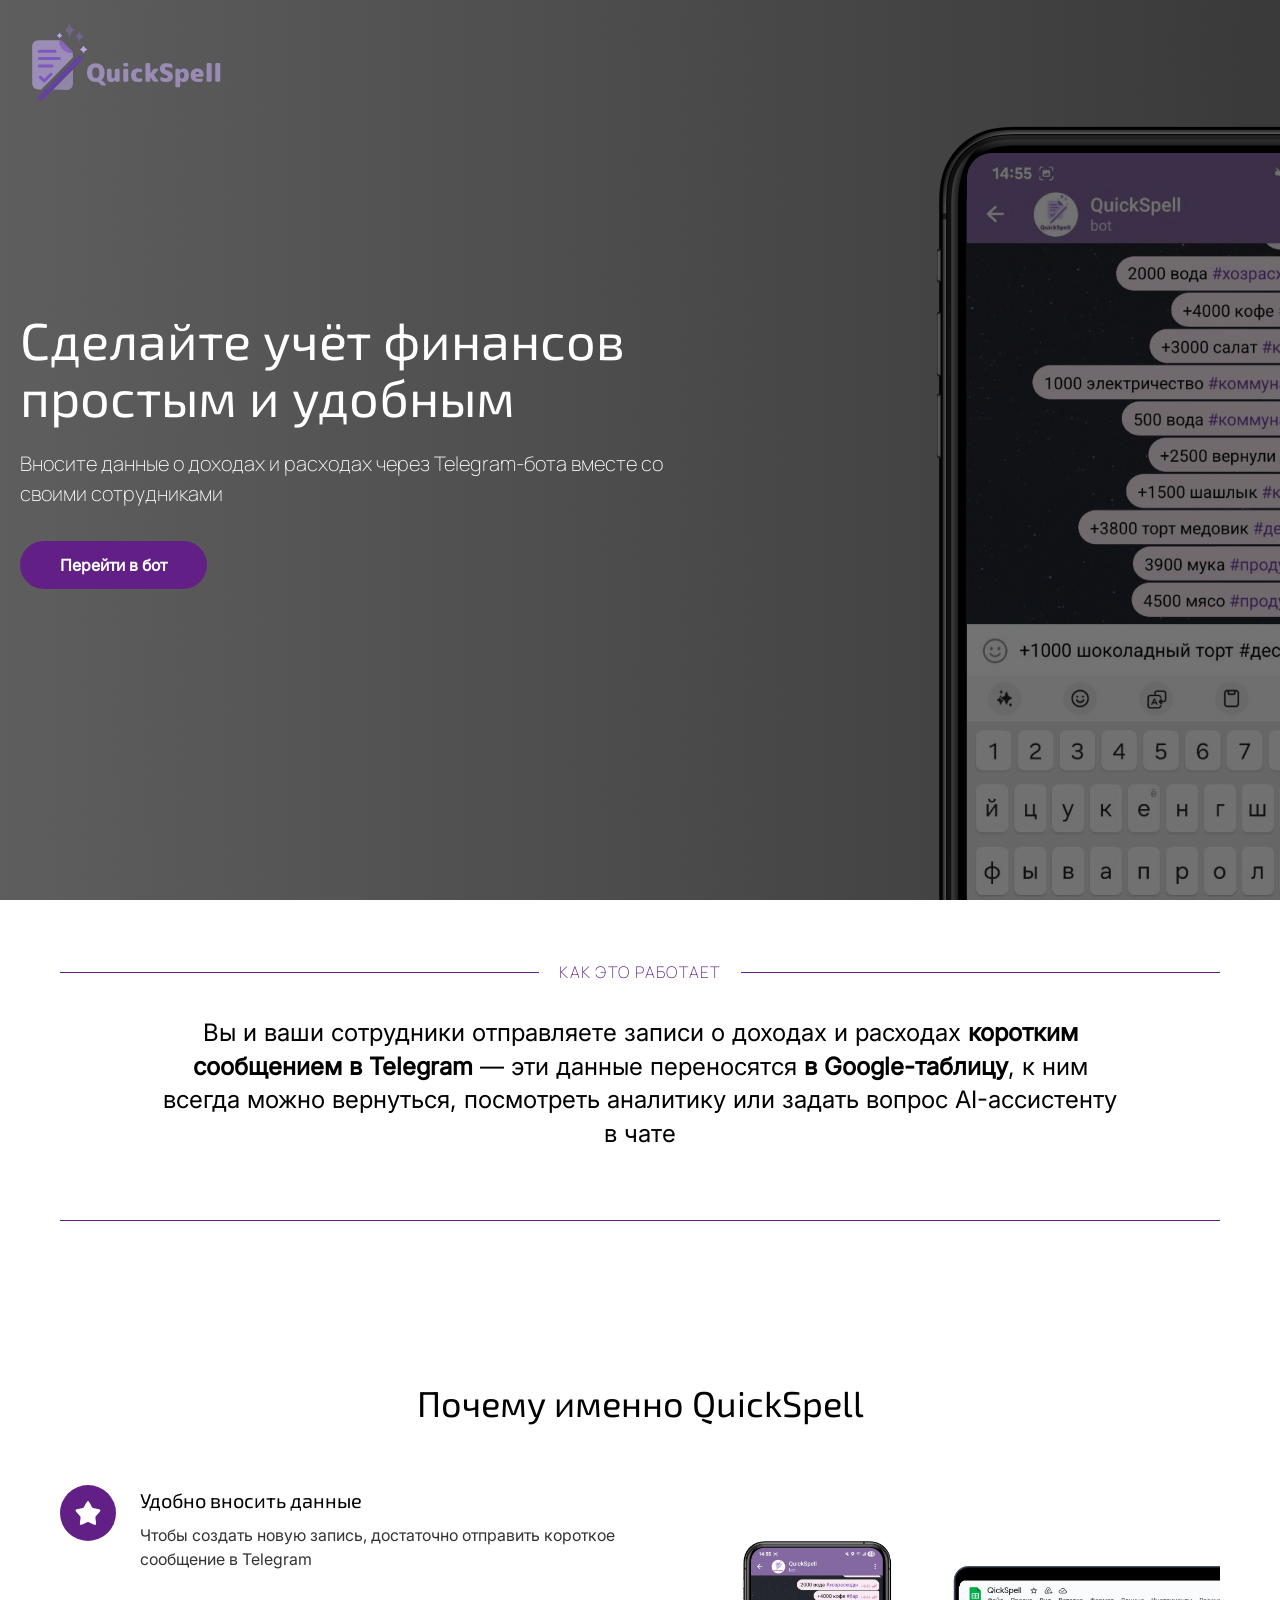
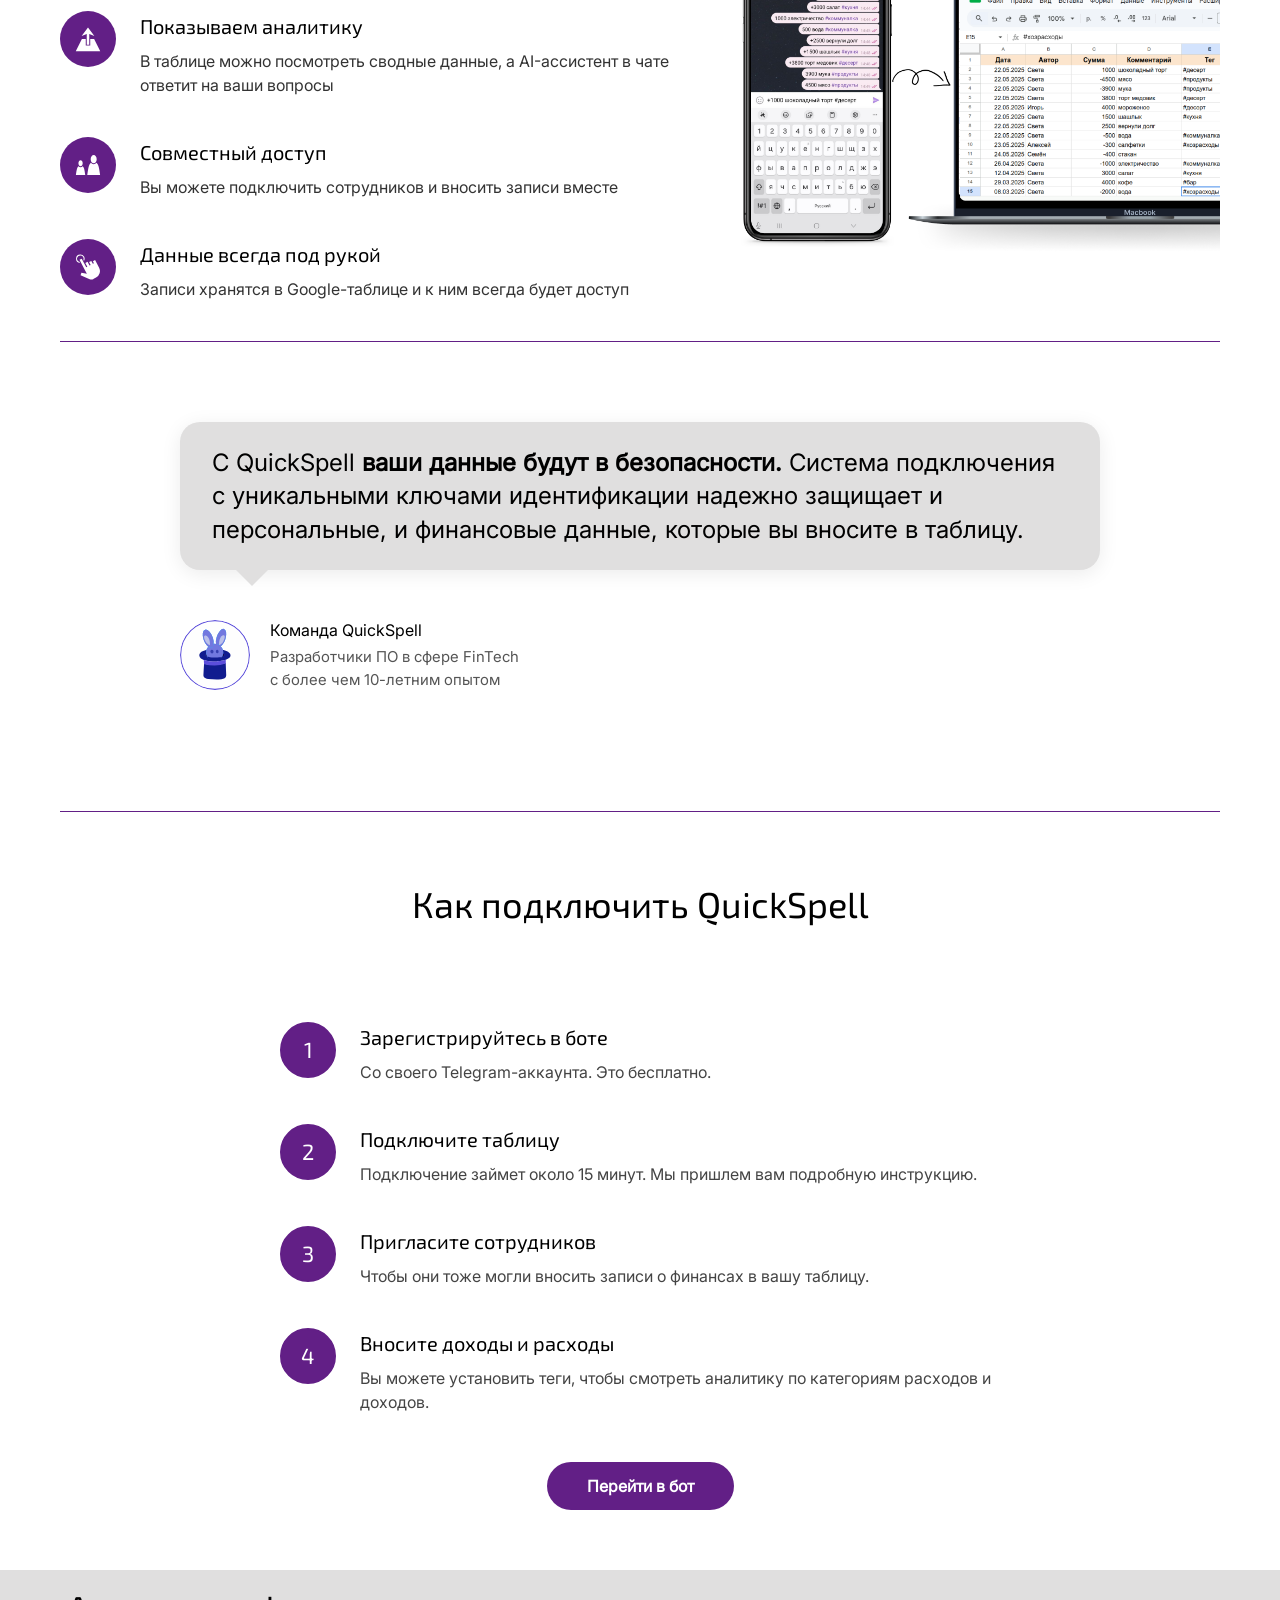
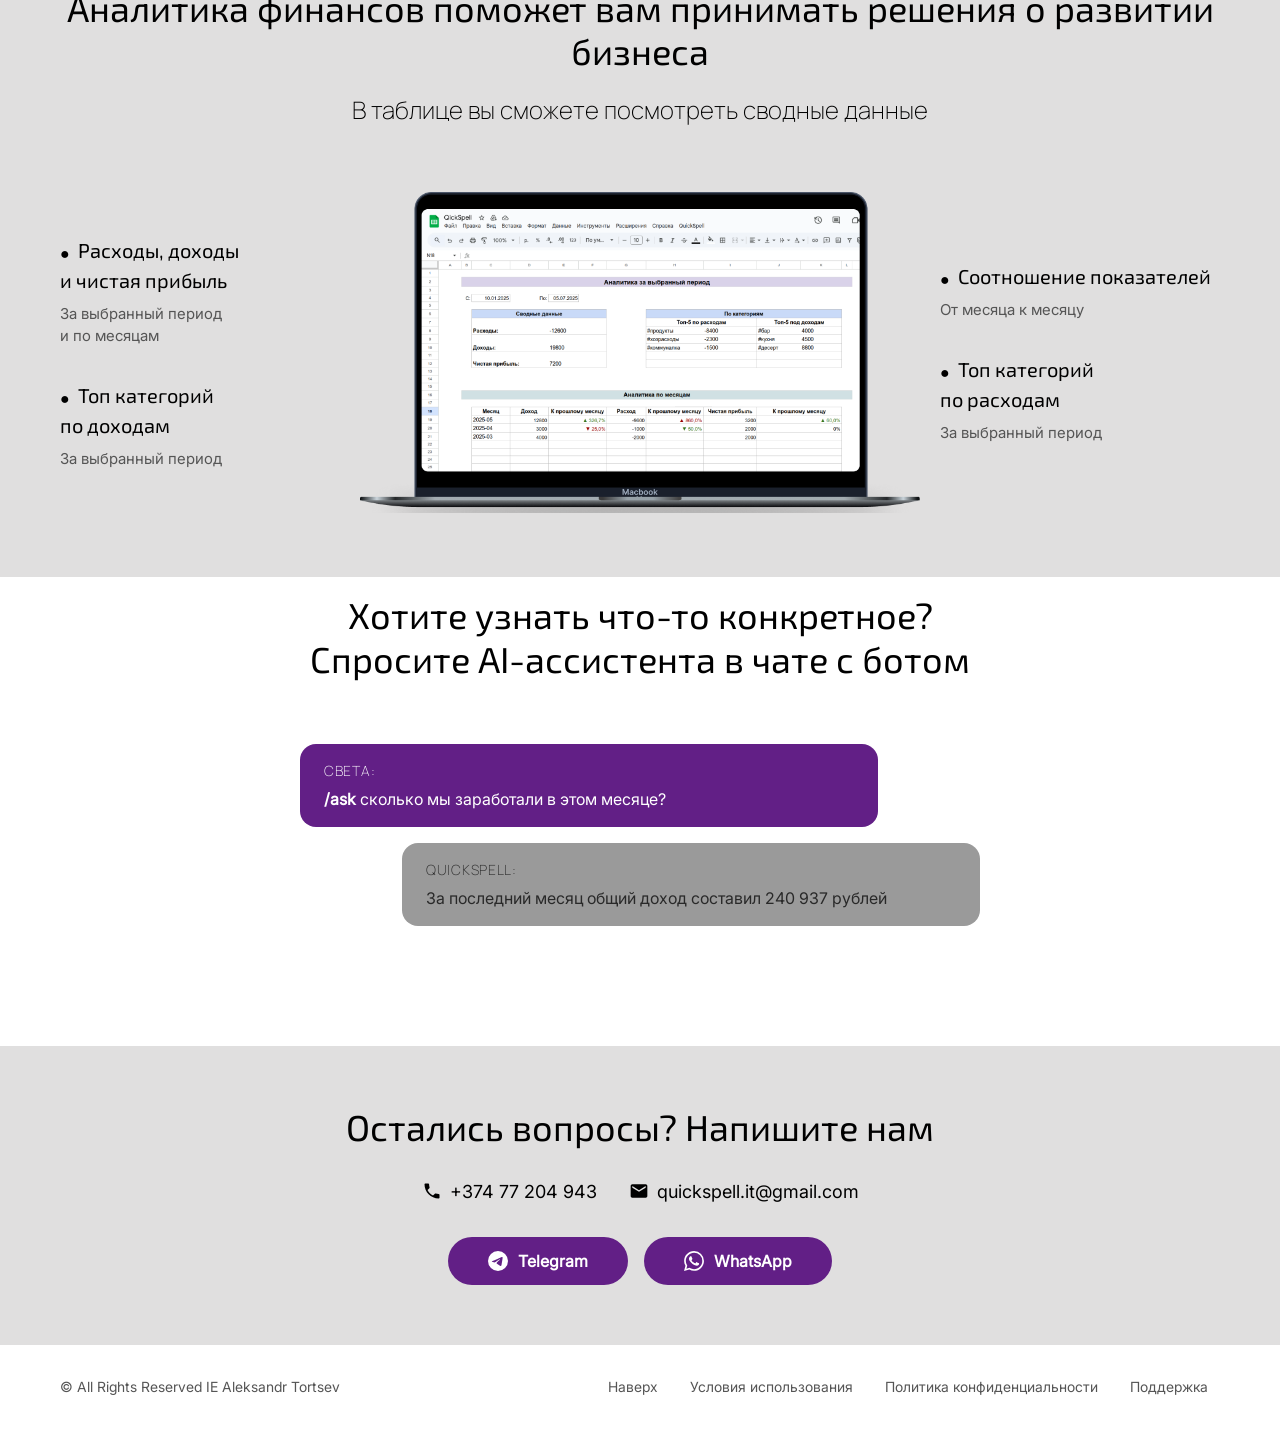
<file: index.html>
<!DOCTYPE html>
<html lang="ru">
<head>
  <meta charset="utf-8" />
  <meta name="viewport" content="width=device-width, initial-scale=1.0" />
  <title>QuickSpell — Telegram-бот для учёта финансов с Google-таблицами</title>
  <meta name="description" content="Учёт доходов и расходов через Telegram-бота: записи попадают в Google-таблицу, аналитика и AI-ассистент в чате." />
  <link rel="icon" type="image/svg+xml" href="assets/logo/logo_long_4.svg" />
  <link rel="canonical" href="https://quickspell.it.com/" />
  <meta property="og:type" content="website" />
  <meta property="og:url" content="https://quickspell.it.com/" />
  <meta property="og:title" content="QuickSpell — Telegram-бот для учёта финансов" />
  <meta property="og:description" content="Вносите доходы и расходы через Telegram-бота — данные попадают в Google-таблицу, аналитика и AI-ассистент в чате." />
  <meta property="og:image" content="assets/logo/logo_long_4.png" />
  <link rel="stylesheet" href="css/styles.css" />
</head>
<body id="top">
  <main>
    <section class="hero">
      <div class="hero__overlay"></div>
      <a href="./" class="hero__logo">
        <img src="assets/logo/logo_long_4.svg" alt="QuickSpell — на главную" />
      </a>
      <div class="container hero__content">
        <h1 class="hero__title">Сделайте учёт финансов простым и удобным</h1>
        <p class="hero__subtitle">Вносите данные о доходах и расходах через Telegram-бота вместе со своими сотрудниками</p>
        <a class="btn" href="https://t.me/quickspellbot">Перейти в бот</a>
      </div>
    </section>

    <section class="how-it-works">
      <div class="container">
        <div class="how-it-works__line">
          <span class="how-it-works__divider"></span>
          <h2 class="how-it-works__uptitle">Как это работает</h2>
          <span class="how-it-works__divider"></span>
        </div>
        <p class="how-it-works__text">Вы и ваши сотрудники отправляете записи о доходах и расходах <strong>коротким сообщением в Telegram</strong> — эти данные переносятся <strong>в Google-таблицу</strong>, к ним всегда можно вернуться, посмотреть аналитику или задать вопрос AI-ассистенту в чате</p>
      </div>
    </section>

    <div class="container">
        <div class="divider divider--accent"></div>
      </div>

    <section class="features">
      <div class="container">
        <h2 class="section-title features__title">Почему именно QuickSpell</h2>
        <div class="features__grid">
          <ul class="features__list">
            <li class="features__item">
              <span class="features__icon" aria-hidden="true">
                <img src="assets/icons/round-star.svg" alt="" />
              </span>
              <div class="features__body">
                <h3 class="features__item-title">Удобно вносить данные</h3>
                <p class="features__item-descr">Чтобы создать новую запись, достаточно отправить короткое сообщение в Telegram</p>
              </div>
            </li>
            <li class="features__item">
              <span class="features__icon" aria-hidden="true">
                <img src="assets/icons/up-card.svg" alt="" />
              </span>
              <div class="features__body">
                <h3 class="features__item-title">Показываем аналитику</h3>
                <p class="features__item-descr">В таблице можно посмотреть сводные данные, а AI-ассистент в чате ответит на ваши вопросы</p>
              </div>
            </li>
            <li class="features__item">
              <span class="features__icon" aria-hidden="true">
                <img src="assets/icons/ages.svg" alt="" />
              </span>
              <div class="features__body">
                <h3 class="features__item-title">Совместный доступ</h3>
                <p class="features__item-descr">Вы можете подключить сотрудников и вносить записи вместе</p>
              </div>
            </li>
            <li class="features__item">
              <span class="features__icon" aria-hidden="true">
                <img src="assets/icons/click.svg" alt="" />
              </span>
              <div class="features__body">
                <h3 class="features__item-title">Данные всегда под рукой</h3>
                <p class="features__item-descr">Записи хранятся в Google-таблице и к ним всегда будет доступ</p>
              </div>
            </li>
          </ul>
          <img class="features__image" src="assets/img/benefits_2.png" alt="Преимущества QuickSpell" />
        </div>
      </div>
    </section>

    <div class="container">
      <div class="divider divider--accent"></div>
    </div>

    <section class="trust">
      <div class="container trust__inner">
        <p class="trust__text">С QuickSpell <strong>ваши данные будут в безопасности.</strong> Система подключения с уникальными ключами идентификации надежно защищает и персональные, и финансовые данные, которые вы вносите в таблицу.</p>
        <div class="trust__author">
          <img class="trust__author-img" src="assets/logo/rabbit_4.svg" alt="" />
          <div>
            <div class="trust__author-name">Команда QuickSpell</div>
            <div class="trust__author-descr">Разработчики ПО в сфере FinTech<br />с более чем 10-летним опытом</div>
          </div>
        </div>
      </div>
    </section>

    <div class="container">
      <div class="divider divider--accent"></div>
    </div>

    <section class="steps">
      <div class="container">
        <h2 class="section-title steps__title">Как подключить QuickSpell</h2>
        <ol class="steps__list">
          <li class="steps__item">
            <span class="steps__circle">1</span>
            <div class="steps__block">
              <h3 class="steps__name">Зарегистрируйтесь в боте</h3>
              <p class="steps__descr">Со своего Telegram-аккаунта. Это бесплатно.</p>
            </div>
          </li>
          <li class="steps__item">
            <span class="steps__circle">2</span>
            <div class="steps__block">
              <h3 class="steps__name">Подключите таблицу</h3>
              <p class="steps__descr">Подключение займет около 15 минут. Мы пришлем вам подробную инструкцию.</p>
            </div>
          </li>
          <li class="steps__item">
            <span class="steps__circle">3</span>
            <div class="steps__block">
              <h3 class="steps__name">Пригласите сотрудников</h3>
              <p class="steps__descr">Чтобы они тоже могли вносить записи о финансах в вашу таблицу.</p>
            </div>
          </li>
          <li class="steps__item">
            <span class="steps__circle">4</span>
            <div class="steps__block">
              <h3 class="steps__name">Вносите доходы и расходы</h3>
              <p class="steps__descr">Вы можете установить теги, чтобы смотреть аналитику по категориям расходов и доходов.</p>
            </div>
          </li>
        </ol>
        <div class="steps__cta">
          <a class="btn" href="https://t.me/quickspellbot">Перейти в бот</a>
        </div>
      </div>
    </section>

    <section class="gray-zone">
      <section class="analytics">
        <div class="container">
          <h2 class="section-title analytics__title">Аналитика финансов поможет вам принимать решения о развитии бизнеса</h2>
          <p class="analytics__subtitle">В таблице вы сможете посмотреть сводные данные</p>
          <div class="analytics__grid">
            <ul class="analytics__col">
              <li class="analytics__item">
                <h3 class="analytics__item-title">Расходы, доходы<br />и чистая прибыль</h3>
                <p class="analytics__item-descr">За выбранный период<br />и по месяцам</p>
              </li>
              <li class="analytics__item">
                <h3 class="analytics__item-title">Топ категорий<br />по доходам</h3>
                <p class="analytics__item-descr">За выбранный период</p>
              </li>
            </ul>
            <img class="analytics__img" src="assets/img/analytics_QS_2.png" alt="Аналитика в Google-таблице" loading="lazy" />
            <ul class="analytics__col analytics__col--right">
              <li class="analytics__item">
                <h3 class="analytics__item-title">Соотношение показателей</h3>
                <p class="analytics__item-descr">От месяца к месяцу</p>
              </li>
              <li class="analytics__item">
                <h3 class="analytics__item-title">Топ категорий<br />по расходам</h3>
                <p class="analytics__item-descr">За выбранный период</p>
              </li>
            </ul>
          </div>
        </div>
      </section>

      <section class="chat-demo">
        <div class="container chat-demo__inner">
          <h2 class="section-title chat-demo__title">Хотите узнать что-то конкретное? Спросите AI-ассистента в чате с ботом</h2>
          <div class="chat-demo__bubble chat-demo__bubble--question">
            <span class="chat-demo__name">Света:</span>
            <p class="chat-demo__text"><strong>/ask</strong> сколько мы заработали в этом месяце?</p>
          </div>
          <div class="chat-demo__bubble chat-demo__bubble--answer">
            <span class="chat-demo__name">QuickSpell:</span>
            <p class="chat-demo__text">За последний месяц общий доход составил 240 937 рублей</p>
          </div>
        </div>
      </section>
    </section>

    <svg class="wave wave--white" viewBox="0 0 1000 10" preserveAspectRatio="none" aria-hidden="true">
      <path d="M992 8.2L983.8 0l-8.2 8.2-8.2-8.2-8.2 8.2L951 0l-8.2 8.2-8.2-8.2-8.2 8.2-8.2-8.2-8.2 8.2-8.2-8.2-8.2 8.2-8.2-8.2-8.2 8.2L869 0l-8.2 8.2-8.2-8.2-8.2 8.2-8.2-8.2-8.2 8.2-8.2-8.2-8.2 8.2-8.2-8.2-8.2 8.2L787 0l-8.2 8.2-8.2-8.2-8.2 8.2-8.2-8.2-8.2 8.2-8.2-8.2-8.2 8.2-8.2-8.2-8.2 8.2L705 0l-8.2 8.2-8.2-8.2-8.2 8.2-8.2-8.2-8.2 8.2-8.2-8.2-8.2 8.2-8.2-8.2-8.2 8.2L623 0l-8.2 8.2-8.2-8.2-8.2 8.2-8.2-8.2-8.2 8.2-8.2-8.2-8.2 8.2-8.2-8.2-8.2 8.2L541 0l-8.2 8.2-8.2-8.2-8.2 8.2-8.2-8.2-8.2 8.2-8.2-8.2-8.2 8.2-8.2-8.2-8.2 8.2L459 0l-8.2 8.2-8.2-8.2-8.2 8.2-8.2-8.2-8.2 8.2-8.2-8.2-8.2 8.2-8.2-8.2-8.2 8.2L377 0l-8.2 8.2-8.2-8.2-8.2 8.2-8.2-8.2-8.2 8.2-8.2-8.2-8.2 8.2-8.2-8.2-8.2 8.2L295 0l-8.2 8.2-8.2-8.2-8.2 8.2-8.2-8.2-8.2 8.2-8.2-8.2-8.2 8.2-8.2-8.2-8.2 8.2L213 0l-8.2 8.2-8.2-8.2-8.2 8.2-8.2-8.2-8.2 8.2-8.2-8.2-8.2 8.2-8.2-8.2-8.2 8.2L131 0l-8.2 8.2-8.2-8.2-8.2 8.2L98.2 0 90 8.2 81.8 0l-8.2 8.2L65.4 0l-8.2 8.2L49 0l-8.2 8.2L32.6 0l-8.2 8.2L16.2 0 8 8.2-.2 0v10h1000.4V0"/>
    </svg>

    <section class="contacts">
      <div class="container">
        <h2 class="section-title contacts__title">Остались вопросы? Напишите нам</h2>
        <div class="contacts__info">
          <a class="contacts__link" href="tel:+37477204943">
            <svg viewBox="0 0 24 24" aria-hidden="true"><path d="M6.62 10.79c1.44 2.83 3.76 5.14 6.59 6.59l2.2-2.2c.27-.27.67-.36 1.02-.24 1.12.37 2.33.57 3.57.57.55 0 1 .45 1 1V20c0 .55-.45 1-1 1-9.39 0-17-7.61-17-17 0-.55.45-1 1-1h3.5c.55 0 1 .45 1 1 0 1.25.2 2.45.57 3.57.11.35.03.74-.25 1.02l-2.2 2.2z"/></svg>
            +374 77 204 943
          </a>
          <a class="contacts__link" href="mailto:quickspell.it@gmail.com">
            <svg viewBox="0 0 24 24" aria-hidden="true"><path d="M20 4H4c-1.1 0-2 .9-2 2v12c0 1.1.9 2 2 2h16c1.1 0 2-.9 2-2V6c0-1.1-.9-2-2-2zm0 4l-8 5-8-5V6l8 5 8-5v2z"/></svg>
            quickspell.it@gmail.com
          </a>
        </div>
        <div class="contacts__buttons">
          <a class="btn btn--tg" href="https://t.me/lubov_denisenko">
            <svg viewBox="0 0 24 24" aria-hidden="true"><path d="M11.944 0A12 12 0 0 0 0 12a12 12 0 0 0 12 12 12 12 0 0 0 12-12A12 12 0 0 0 12 0a12 12 0 0 0-.056 0zm4.962 7.224c.1-.002.321.023.465.14a.506.506 0 0 1 .171.325c.016.093.036.306.02.472-.18 1.898-.962 6.502-1.36 8.627-.168.9-.499 1.201-.82 1.23-.696.065-1.225-.46-1.9-.902-1.056-.693-1.653-1.124-2.678-1.8-1.185-.78-.417-1.21.258-1.91.177-.184 3.247-2.977 3.307-3.23.007-.032.014-.15-.056-.212s-.174-.041-.249-.024c-.106.024-1.793 1.14-5.061 3.345-.48.33-.913.49-1.302.48-.428-.008-1.252-.241-1.865-.44-.752-.245-1.349-.374-1.297-.789.027-.216.325-.437.893-.663 3.498-1.524 5.83-2.529 6.998-3.014 3.332-1.386 4.025-1.627 4.476-1.635z"/></svg>
            Telegram
          </a>
          <a class="btn btn--wa" href="https://wa.me/37477204943">
            <svg viewBox="0 0 24 24" aria-hidden="true"><path d="M17.472 14.382c-.297-.149-1.758-.867-2.03-.967-.273-.099-.471-.148-.67.15-.197.297-.767.966-.94 1.164-.173.199-.347.223-.644.075-.297-.15-1.255-.463-2.39-1.475-.883-.788-1.48-1.761-1.653-2.059-.173-.297-.018-.458.13-.606.134-.133.298-.347.446-.52.149-.174.198-.298.298-.497.099-.198.05-.371-.025-.52-.075-.149-.669-1.612-.916-2.207-.242-.579-.487-.5-.669-.51-.173-.008-.371-.01-.57-.01-.198 0-.52.074-.792.372-.272.297-1.04 1.016-1.04 2.479 0 1.462 1.065 2.875 1.213 3.074.149.198 2.096 3.2 5.077 4.487.709.306 1.262.489 1.694.625.712.227 1.36.195 1.871.118.571-.085 1.758-.719 2.006-1.413.248-.694.248-1.289.173-1.413-.074-.124-.272-.198-.57-.347m-5.421 7.403h-.004a9.87 9.87 0 01-5.031-1.378l-.361-.214-3.741.982.998-3.648-.235-.374a9.86 9.86 0 01-1.51-5.26c.001-5.45 4.436-9.884 9.888-9.884 2.64 0 5.122 1.03 6.988 2.898a9.825 9.825 0 012.893 6.994c-.003 5.45-4.437 9.884-9.885 9.884m8.413-18.297A11.815 11.815 0 0012.05 0C5.495 0 .16 5.335.157 11.892c0 2.096.547 4.142 1.588 5.945L.057 24l6.305-1.654a11.882 11.882 0 005.683 1.448h.005c6.554 0 11.89-5.335 11.893-11.893a11.821 11.821 0 00-3.48-8.413z"/></svg>
            WhatsApp
          </a>
        </div>
      </div>
    </section>
  </main>

  <footer class="site-footer">
    <div class="container site-footer__inner">
      <p class="site-footer__copyright">© All Rights Reserved IE Aleksandr Tortsev</p>
      <div class="site-footer__links">
        <a class="site-footer__top" href="#top">Наверх</a>
        <a class="site-footer__top" href="terms_of_use.html">Условия использования</a>
        <a class="site-footer__top" href="privacy_policy.html">Политика конфиденциальности</a>
        <a class="site-footer__top" href="support.html">Поддержка</a>
      </div>
    </div>
  </footer>

  <script src="js/main.js"></script>
</body>
</html>
</file>
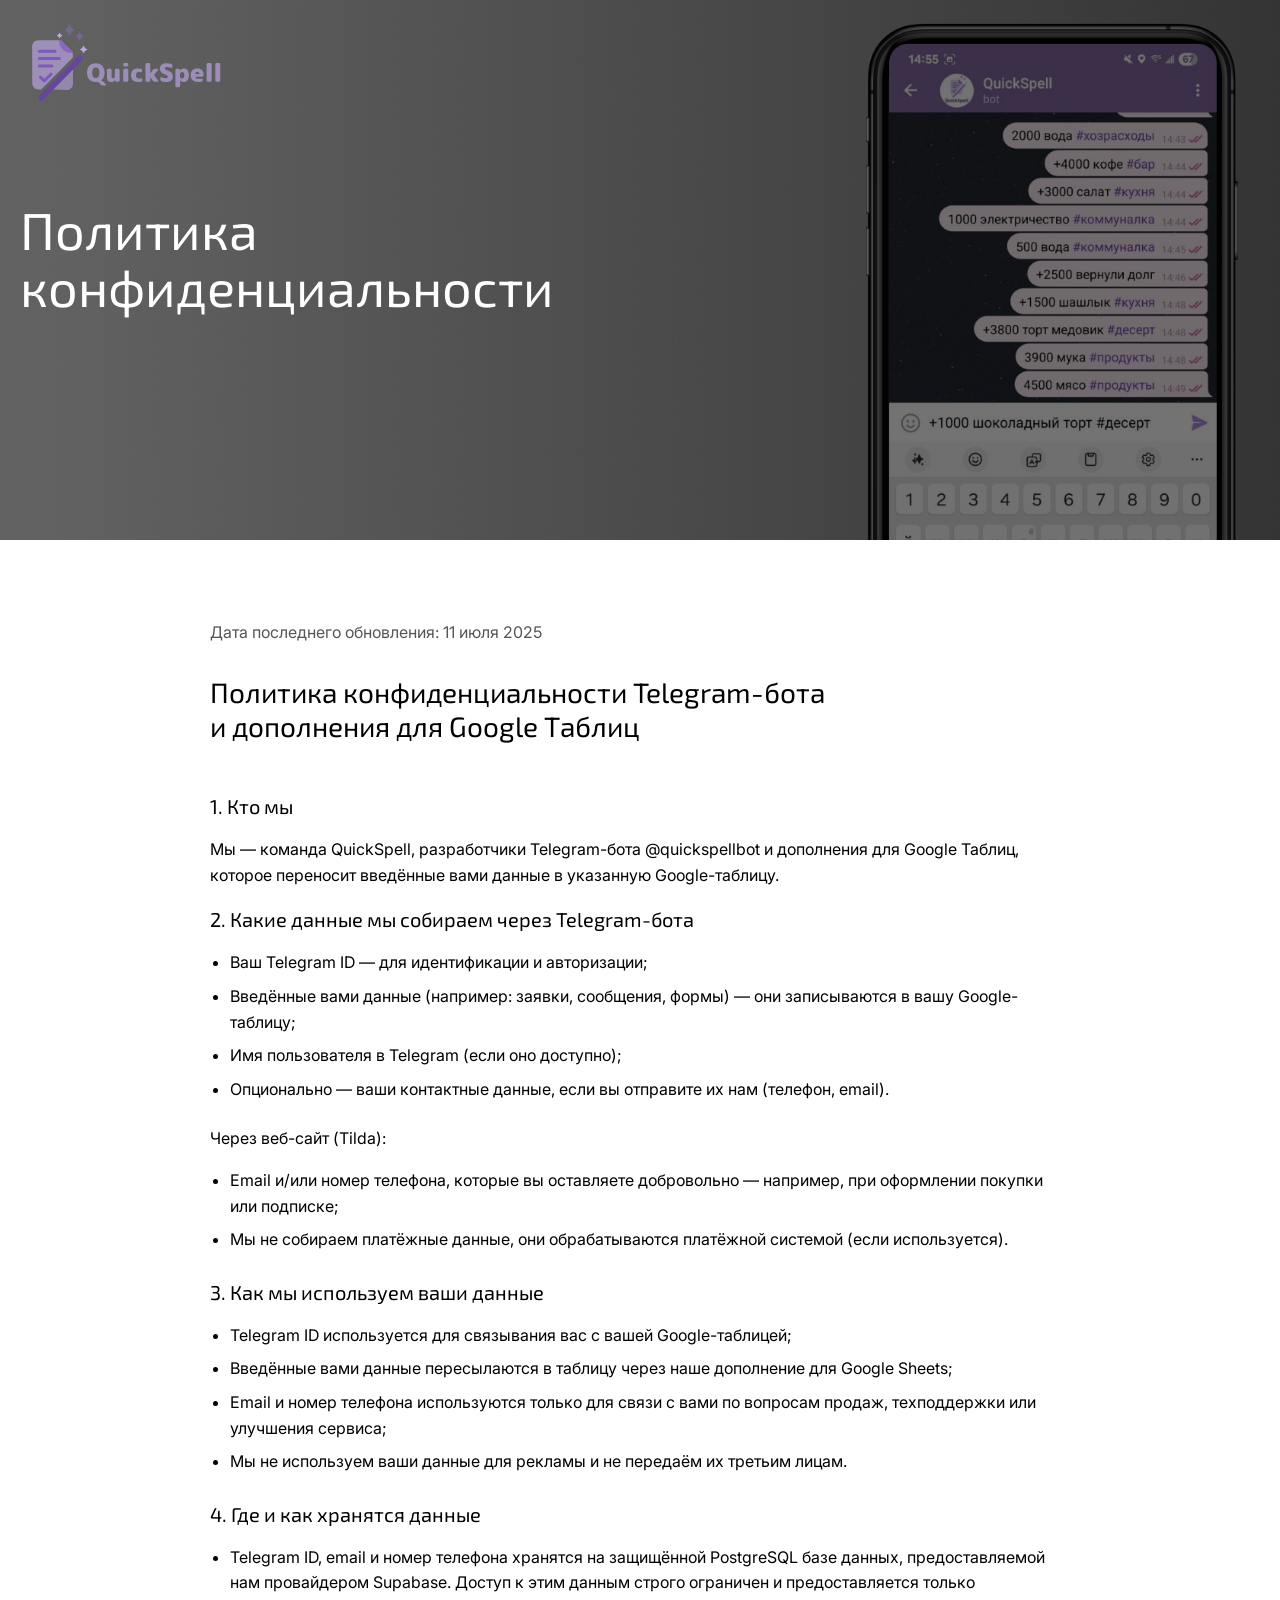
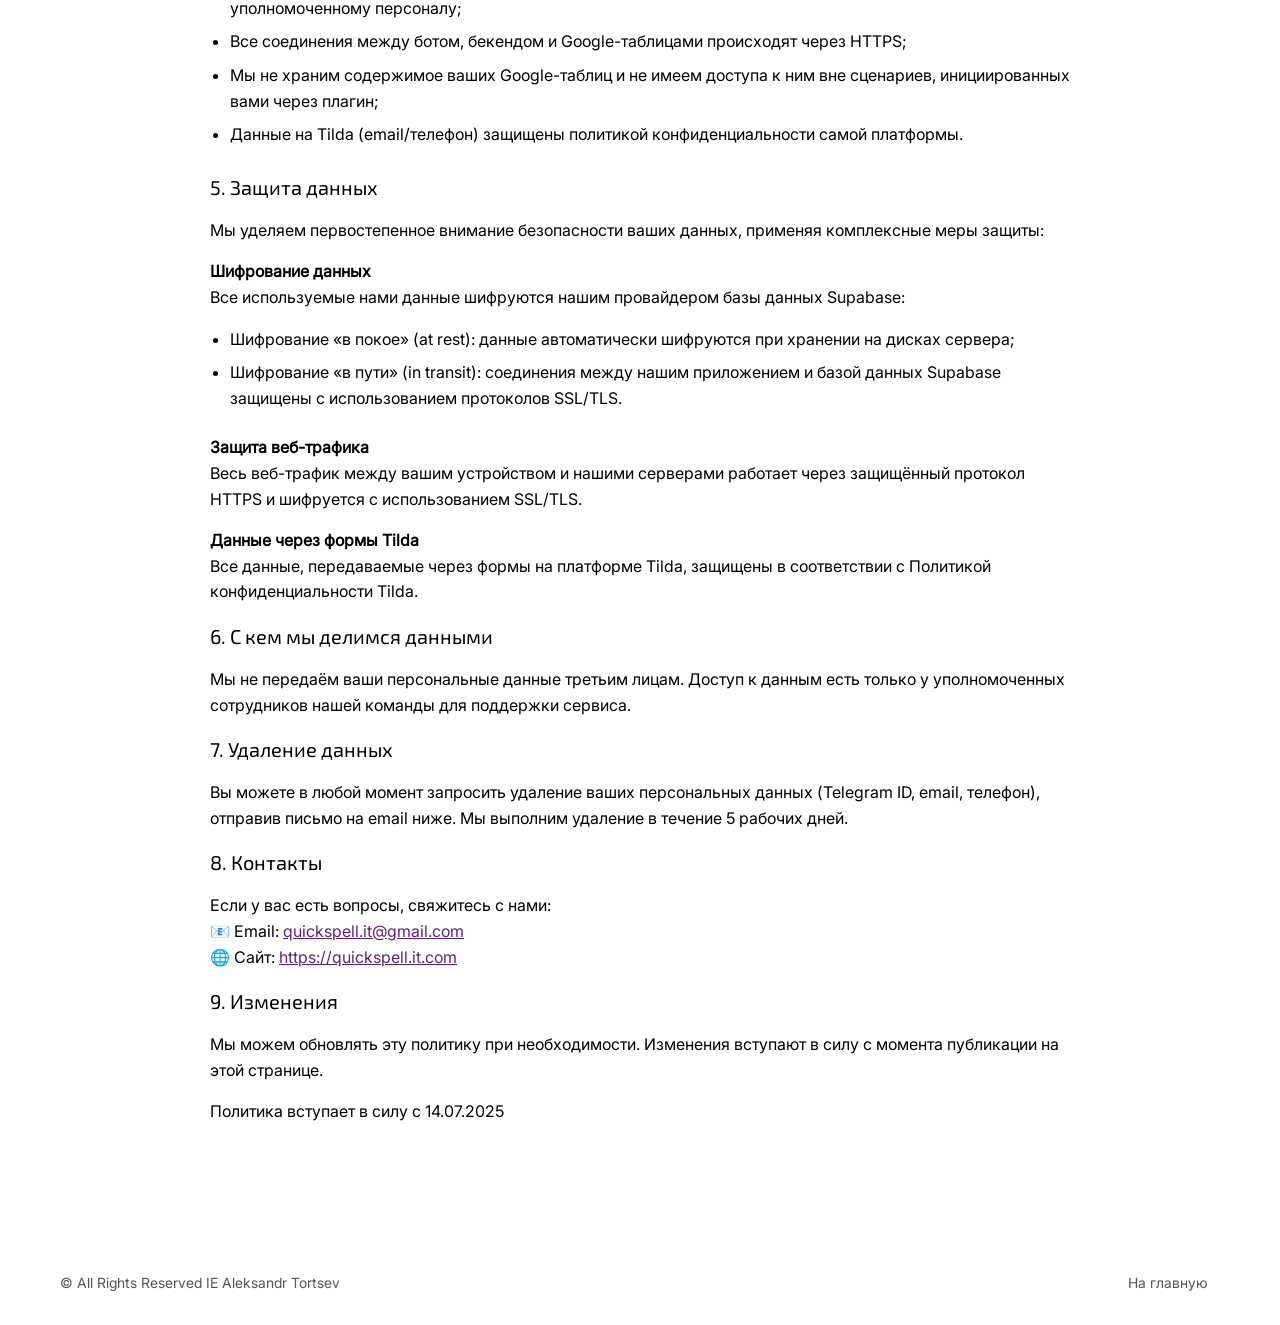
<file: privacy_policy.html>
<!DOCTYPE html>
<html lang="ru">
<head>
  <meta charset="utf-8" />
  <meta name="viewport" content="width=device-width, initial-scale=1.0" />
  <title>Политика конфиденциальности — QuickSpell</title>
  <meta name="description" content="Политика конфиденциальности Telegram-бота QuickSpell и дополнения для Google Таблиц." />
  <link rel="icon" type="image/svg+xml" href="assets/logo/logo_long_4.svg" />
  <link rel="canonical" href="https://quickspell.it.com/privacy_policy" />
  <link rel="stylesheet" href="css/styles.css" />
</head>
<body>
  <main>
    <section class="hero hero--short">
      <div class="hero__overlay"></div>
      <a href="./" class="hero__logo">
        <img src="assets/logo/logo_long_4.svg" alt="QuickSpell — на главную" />
      </a>
      <div class="container hero__content">
        <h1 class="hero__title">Политика конфиденциальности</h1>
      </div>
    </section>

    <section class="legal">
      <div class="container legal__inner">
        <p class="legal__date">Дата последнего обновления: 11 июля 2025</p>

        <h2 class="legal__title">Политика конфиденциальности Telegram-бота<br />и дополнения для Google Таблиц</h2>

        <h3 class="legal__h">1. Кто мы</h3>
        <p class="legal__p">Мы — команда QuickSpell, разработчики Telegram-бота @quickspellbot и дополнения для Google Таблиц, которое переносит введённые вами данные в указанную Google-таблицу.</p>

        <h3 class="legal__h">2. Какие данные мы собираем через Telegram-бота</h3>
        <ul class="legal__list">
          <li class="legal__li">Ваш Telegram ID — для идентификации и авторизации;</li>
          <li class="legal__li">Введённые вами данные (например: заявки, сообщения, формы) — они записываются в вашу Google-таблицу;</li>
          <li class="legal__li">Имя пользователя в Telegram (если оно доступно);</li>
          <li class="legal__li">Опционально — ваши контактные данные, если вы отправите их нам (телефон, email).</li>
        </ul>
        <p class="legal__p">Через веб-сайт (Tilda):</p>
        <ul class="legal__list">
          <li class="legal__li">Email и/или номер телефона, которые вы оставляете добровольно — например, при оформлении покупки или подписке;</li>
          <li class="legal__li">Мы не собираем платёжные данные, они обрабатываются платёжной системой (если используется).</li>
        </ul>

        <h3 class="legal__h">3. Как мы используем ваши данные</h3>
        <ul class="legal__list">
          <li class="legal__li">Telegram ID используется для связывания вас с вашей Google-таблицей;</li>
          <li class="legal__li">Введённые вами данные пересылаются в таблицу через наше дополнение для Google Sheets;</li>
          <li class="legal__li">Email и номер телефона используются только для связи с вами по вопросам продаж, техподдержки или улучшения сервиса;</li>
          <li class="legal__li">Мы не используем ваши данные для рекламы и не передаём их третьим лицам.</li>
        </ul>

        <h3 class="legal__h">4. Где и как хранятся данные</h3>
        <ul class="legal__list">
          <li class="legal__li">Telegram ID, email и номер телефона хранятся на защищённой PostgreSQL базе данных, предоставляемой нам провайдером Supabase. Доступ к этим данным строго ограничен и предоставляется только уполномоченному персоналу;</li>
          <li class="legal__li">Все соединения между ботом, бекендом и Google-таблицами происходят через HTTPS;</li>
          <li class="legal__li">Мы не храним содержимое ваших Google-таблиц и не имеем доступа к ним вне сценариев, инициированных вами через плагин;</li>
          <li class="legal__li">Данные на Tilda (email/телефон) защищены политикой конфиденциальности самой платформы.</li>
        </ul>

        <h3 class="legal__h">5. Защита данных</h3>
        <p class="legal__p">Мы уделяем первостепенное внимание безопасности ваших данных, применяя комплексные меры защиты:</p>
        <p class="legal__p"><strong>Шифрование данных</strong><br />Все используемые нами данные шифруются нашим провайдером базы данных Supabase:</p>
        <ul class="legal__list">
          <li class="legal__li">Шифрование «в покое» (at rest): данные автоматически шифруются при хранении на дисках сервера;</li>
          <li class="legal__li">Шифрование «в пути» (in transit): соединения между нашим приложением и базой данных Supabase защищены с использованием протоколов SSL/TLS.</li>
        </ul>
        <p class="legal__p"><strong>Защита веб-трафика</strong><br />Весь веб-трафик между вашим устройством и нашими серверами работает через защищённый протокол HTTPS и шифруется с использованием SSL/TLS.</p>
        <p class="legal__p"><strong>Данные через формы Tilda</strong><br />Все данные, передаваемые через формы на платформе Tilda, защищены в соответствии с Политикой конфиденциальности Tilda.</p>

        <h3 class="legal__h">6. С кем мы делимся данными</h3>
        <p class="legal__p">Мы не передаём ваши персональные данные третьим лицам. Доступ к данным есть только у уполномоченных сотрудников нашей команды для поддержки сервиса.</p>

        <h3 class="legal__h">7. Удаление данных</h3>
        <p class="legal__p">Вы можете в любой момент запросить удаление ваших персональных данных (Telegram ID, email, телефон), отправив письмо на email ниже. Мы выполним удаление в течение 5 рабочих дней.</p>

        <h3 class="legal__h">8. Контакты</h3>
        <p class="legal__p">Если у вас есть вопросы, свяжитесь с нами:<br />📧 Email: <a class="legal__link" href="mailto:quickspell.it@gmail.com">quickspell.it@gmail.com</a><br />🌐 Сайт: <a class="legal__link" href="https://quickspell.it.com">https://quickspell.it.com</a></p>

        <h3 class="legal__h">9. Изменения</h3>
        <p class="legal__p">Мы можем обновлять эту политику при необходимости. Изменения вступают в силу с момента публикации на этой странице.</p>

        <p class="legal__p">Политика вступает в силу с 14.07.2025</p>
      </div>
    </section>
  </main>

  <footer class="site-footer">
    <div class="container site-footer__inner">
      <p class="site-footer__copyright">© All Rights Reserved IE Aleksandr Tortsev</p>
      <div class="site-footer__links">
        <a class="site-footer__top" href="./">На главную</a>
      </div>
    </div>
  </footer>
</body>
</html>
</file>
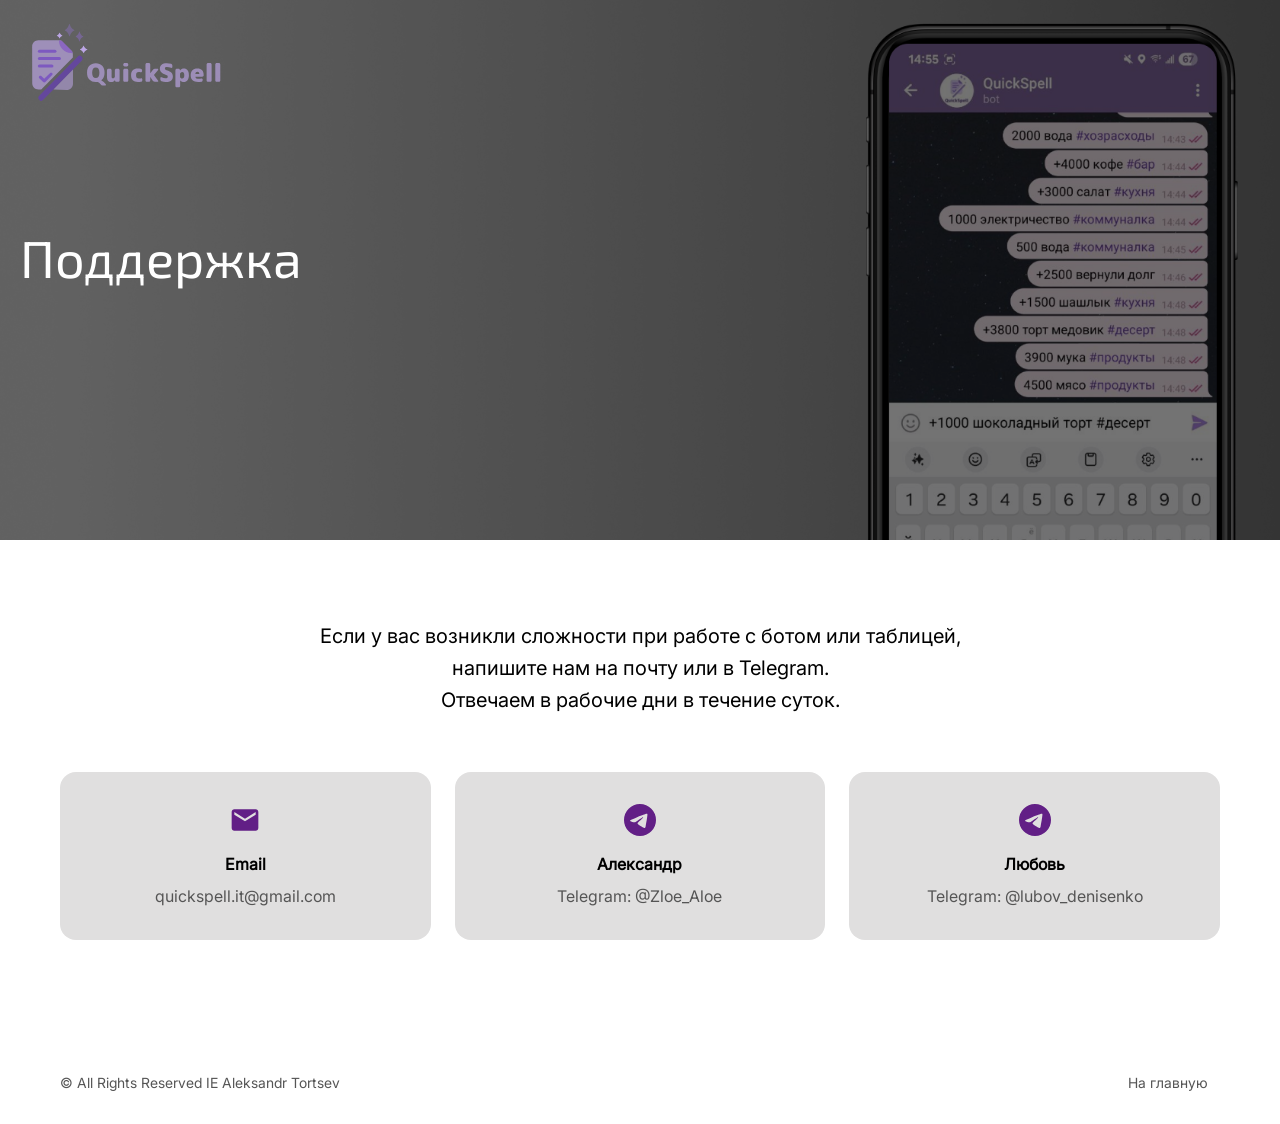
<file: support.html>
<!DOCTYPE html>
<html lang="ru">
<head>
  <meta charset="utf-8" />
  <meta name="viewport" content="width=device-width, initial-scale=1.0" />
  <title>Поддержка — QuickSpell</title>
  <meta name="description" content="Поддержка QuickSpell: напишите нам на почту или в Telegram." />
  <link rel="icon" type="image/svg+xml" href="assets/logo/logo_long_4.svg" />
  <link rel="canonical" href="https://quickspell.it.com/support" />
  <link rel="stylesheet" href="css/styles.css" />
</head>
<body>
  <main>
    <section class="hero hero--short">
      <div class="hero__overlay"></div>
      <a href="./" class="hero__logo">
        <img src="assets/logo/logo_long_4.svg" alt="QuickSpell — на главную" />
      </a>
      <div class="container hero__content">
        <h1 class="hero__title">Поддержка</h1>
      </div>
    </section>

    <section class="support">
      <div class="container">
        <p class="support__intro">Если у вас возникли сложности при работе с ботом или таблицей, напишите нам на почту или в Telegram.<br />Отвечаем в рабочие дни в течение суток.</p>
        <div class="support__grid">
          <a class="support__card" href="mailto:quickspell.it@gmail.com">
            <svg viewBox="0 0 24 24" aria-hidden="true"><path d="M20 4H4c-1.1 0-2 .9-2 2v12c0 1.1.9 2 2 2h16c1.1 0 2-.9 2-2V6c0-1.1-.9-2-2-2zm0 4l-8 5-8-5V6l8 5 8-5v2z"/></svg>
            <span class="support__label">Email</span>
            <span class="support__value">quickspell.it@gmail.com</span>
          </a>
          <a class="support__card" href="https://t.me/Zloe_Aloe">
            <svg viewBox="0 0 24 24" aria-hidden="true"><path d="M11.944 0A12 12 0 0 0 0 12a12 12 0 0 0 12 12 12 12 0 0 0 12-12A12 12 0 0 0 12 0a12 12 0 0 0-.056 0zm4.962 7.224c.1-.002.321.023.465.14a.506.506 0 0 1 .171.325c.016.093.036.306.02.472-.18 1.898-.962 6.502-1.36 8.627-.168.9-.499 1.201-.82 1.23-.696.065-1.225-.46-1.9-.902-1.056-.693-1.653-1.124-2.678-1.8-1.185-.78-.417-1.21.258-1.91.177-.184 3.247-2.977 3.307-3.23.007-.032.014-.15-.056-.212s-.174-.041-.249-.024c-.106.024-1.793 1.14-5.061 3.345-.48.33-.913.49-1.302.48-.428-.008-1.252-.241-1.865-.44-.752-.245-1.349-.374-1.297-.789.027-.216.325-.437.893-.663 3.498-1.524 5.83-2.529 6.998-3.014 3.332-1.386 4.025-1.627 4.476-1.635z"/></svg>
            <span class="support__label">Александр</span>
            <span class="support__value">Telegram: @Zloe_Aloe</span>
          </a>
          <a class="support__card" href="https://t.me/lubov_denisenko">
            <svg viewBox="0 0 24 24" aria-hidden="true"><path d="M11.944 0A12 12 0 0 0 0 12a12 12 0 0 0 12 12 12 12 0 0 0 12-12A12 12 0 0 0 12 0a12 12 0 0 0-.056 0zm4.962 7.224c.1-.002.321.023.465.14a.506.506 0 0 1 .171.325c.016.093.036.306.02.472-.18 1.898-.962 6.502-1.36 8.627-.168.9-.499 1.201-.82 1.23-.696.065-1.225-.46-1.9-.902-1.056-.693-1.653-1.124-2.678-1.8-1.185-.78-.417-1.21.258-1.91.177-.184 3.247-2.977 3.307-3.23.007-.032.014-.15-.056-.212s-.174-.041-.249-.024c-.106.024-1.793 1.14-5.061 3.345-.48.33-.913.49-1.302.48-.428-.008-1.252-.241-1.865-.44-.752-.245-1.349-.374-1.297-.789.027-.216.325-.437.893-.663 3.498-1.524 5.83-2.529 6.998-3.014 3.332-1.386 4.025-1.627 4.476-1.635z"/></svg>
            <span class="support__label">Любовь</span>
            <span class="support__value">Telegram: @lubov_denisenko</span>
          </a>
        </div>
      </div>
    </section>
  </main>

  <footer class="site-footer">
    <div class="container site-footer__inner">
      <p class="site-footer__copyright">© All Rights Reserved IE Aleksandr Tortsev</p>
      <div class="site-footer__links">
        <a class="site-footer__top" href="./">На главную</a>
      </div>
    </div>
  </footer>
</body>
</html>
</file>
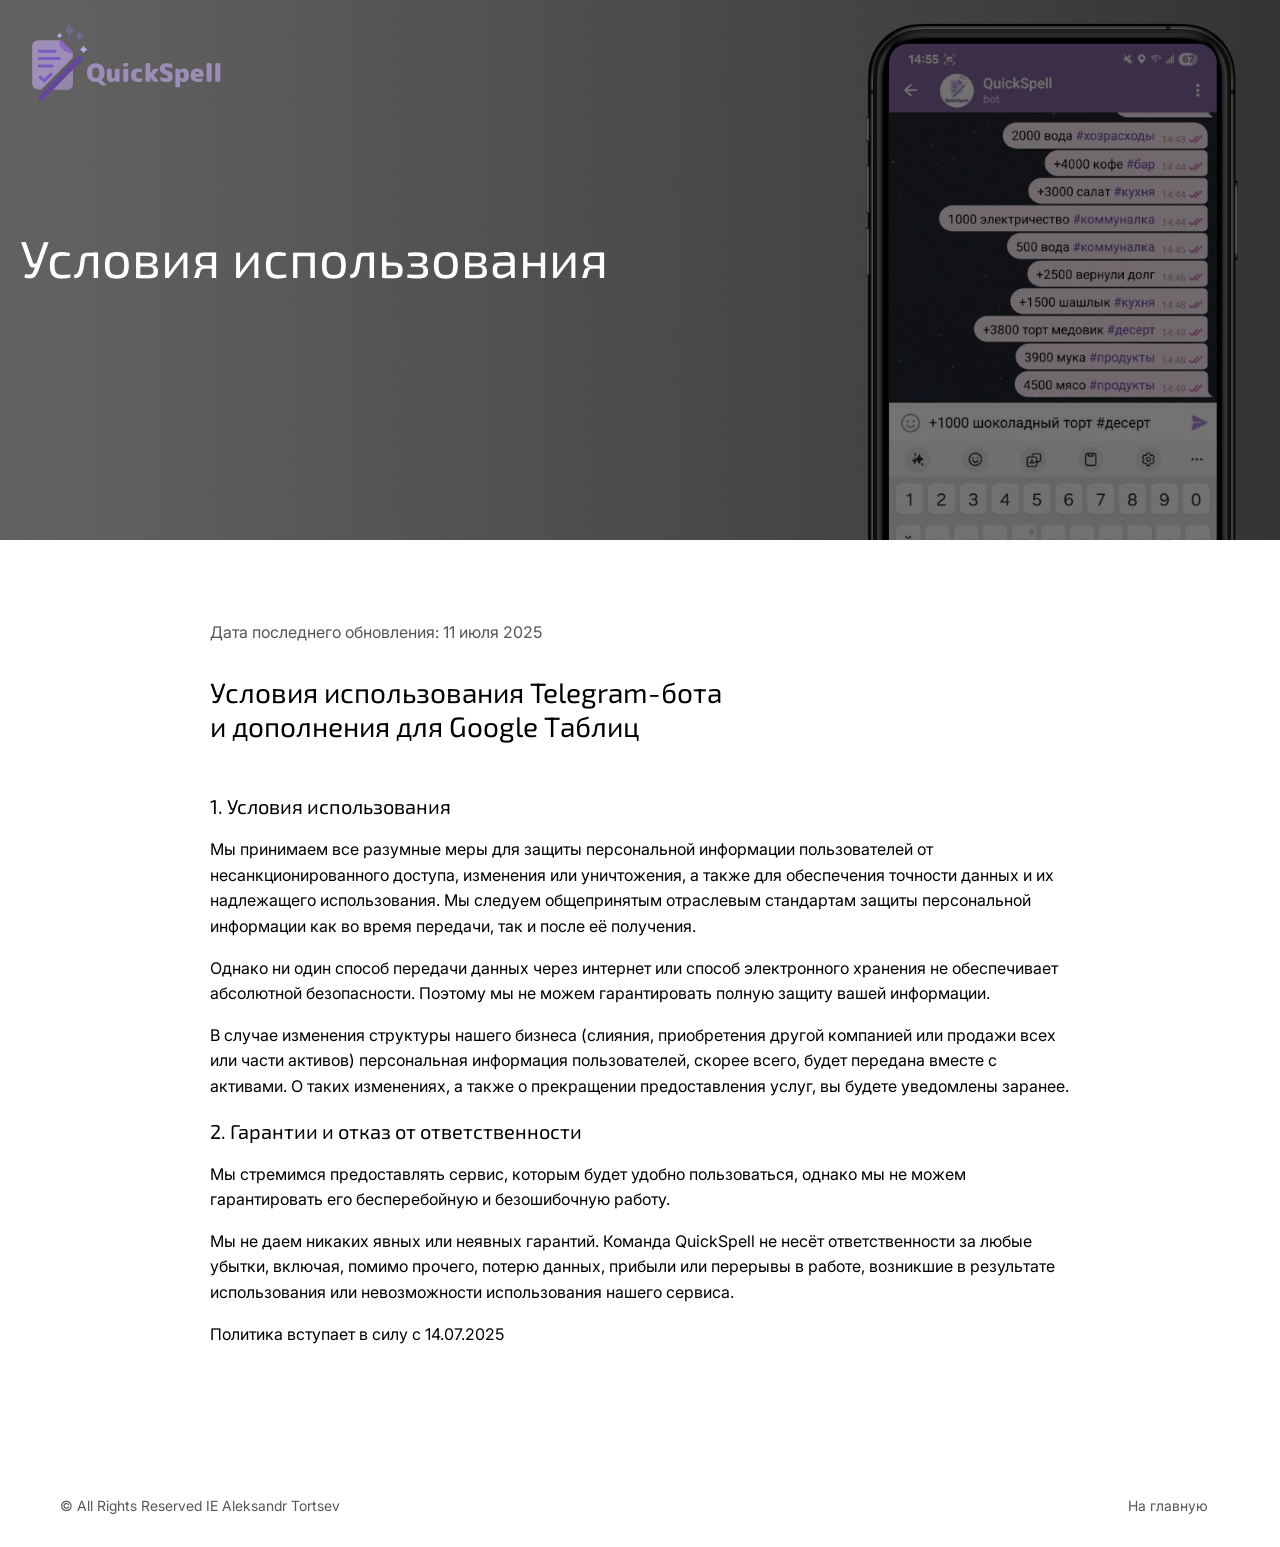
<file: terms_of_use.html>
<!DOCTYPE html>
<html lang="ru">
<head>
  <meta charset="utf-8" />
  <meta name="viewport" content="width=device-width, initial-scale=1.0" />
  <title>Условия использования — QuickSpell</title>
  <meta name="description" content="Условия использования Telegram-бота QuickSpell и дополнения для Google Таблиц." />
  <link rel="icon" type="image/svg+xml" href="assets/logo/logo_long_4.svg" />
  <link rel="canonical" href="https://quickspell.it.com/terms_of_use" />
  <link rel="stylesheet" href="css/styles.css" />
</head>
<body>
  <main>
    <section class="hero hero--short">
      <div class="hero__overlay"></div>
      <a href="./" class="hero__logo">
        <img src="assets/logo/logo_long_4.svg" alt="QuickSpell — на главную" />
      </a>
      <div class="container hero__content">
        <h1 class="hero__title">Условия использования</h1>
      </div>
    </section>

    <section class="legal">
      <div class="container legal__inner">
        <p class="legal__date">Дата последнего обновления: 11 июля 2025</p>

        <h2 class="legal__title">Условия использования Telegram-бота<br />и дополнения для Google Таблиц</h2>

        <h3 class="legal__h">1. Условия использования</h3>
        <p class="legal__p">Мы принимаем все разумные меры для защиты персональной информации пользователей от несанкционированного доступа, изменения или уничтожения, а также для обеспечения точности данных и их надлежащего использования. Мы следуем общепринятым отраслевым стандартам защиты персональной информации как во время передачи, так и после её получения.</p>
        <p class="legal__p">Однако ни один способ передачи данных через интернет или способ электронного хранения не обеспечивает абсолютной безопасности. Поэтому мы не можем гарантировать полную защиту вашей информации.</p>
        <p class="legal__p">В случае изменения структуры нашего бизнеса (слияния, приобретения другой компанией или продажи всех или части активов) персональная информация пользователей, скорее всего, будет передана вместе с активами. О таких изменениях, а также о прекращении предоставления услуг, вы будете уведомлены заранее.</p>

        <h3 class="legal__h">2. Гарантии и отказ от ответственности</h3>
        <p class="legal__p">Мы стремимся предоставлять сервис, которым будет удобно пользоваться, однако мы не можем гарантировать его бесперебойную и безошибочную работу.</p>
        <p class="legal__p">Мы не даем никаких явных или неявных гарантий. Команда QuickSpell не несёт ответственности за любые убытки, включая, помимо прочего, потерю данных, прибыли или перерывы в работе, возникшие в результате использования или невозможности использования нашего сервиса.</p>

        <p class="legal__p">Политика вступает в силу с 14.07.2025</p>
      </div>
    </section>
  </main>

  <footer class="site-footer">
    <div class="container site-footer__inner">
      <p class="site-footer__copyright">© All Rights Reserved IE Aleksandr Tortsev</p>
      <a class="site-footer__top" href="./">На главную</a>
    </div>
  </footer>
</body>
</html>
</file>
<file: css/styles.css>
@font-face {
  font-family: "Manrope";
  src: url("../assets/fonts/Manrope-ExtraLight.woff") format("woff");
  font-weight: 300;
  font-style: normal;
  font-display: swap;
}

@font-face {
  font-family: "Manrope";
  src: url("../assets/fonts/AnyConvcom__Manrope-.woff") format("woff");
  font-weight: 500;
  font-style: normal;
  font-display: swap;
}

@font-face {
  font-family: "Manrope";
  src: url("../assets/fonts/AnyConvcom__Manrope-.woff") format("woff");
  font-weight: 700;
  font-style: normal;
  font-display: swap;
}

@font-face {
  font-family: "Inter";
  src: url("../assets/fonts/AnyConvcom__Inter_18.woff") format("woff");
  font-weight: 400;
  font-style: normal;
  font-display: swap;
}

@font-face {
  font-family: "Exo 2";
  src: url("../assets/fonts/Exo2-VariableFont_wg.woff") format("woff");
  font-weight: 400 700;
  font-style: normal;
  font-display: swap;
}

:root {
  --accent: #621f86;
  --accent-hover: #4d1766;
  --black: #000000;
  --bg-gray: #e0dfdf;
  --white: #ffffff;
  --font-serif: "Inter", sans-serif;
  --font-display: "Exo 2", sans-serif;
  --font-subtitle: "Manrope", sans-serif;
  --container: 1200px;
  --radius-btn: 30px;
}

* {
  margin: 0;
  padding: 0;
  box-sizing: border-box;
}

html {
  scroll-behavior: smooth;
}

body {
  font-family: var(--font-serif);
  color: var(--black);
  background: var(--white);
  line-height: 1.5;
  -webkit-font-smoothing: antialiased;
}

h1,
h2,
h3 {
  font-family: var(--font-display);
  font-weight: 600;
}

img {
  max-width: 100%;
  display: block;
}

a {
  color: inherit;
  text-decoration: none;
}

a:focus-visible {
  outline: 3px solid var(--accent);
  outline-offset: 3px;
}

.btn:focus-visible {
  outline: 3px solid var(--white);
  box-shadow: 0 0 0 6px var(--accent);
}

ul,
ol {
  list-style: none;
}

.container {
  max-width: var(--container);
  margin: 0 auto;
  padding: 0 20px;
}

.btn {
  display: inline-block;
  padding: 12px 40px;
  color: var(--white);
  background-color: var(--accent);
  border-radius: var(--radius-btn);
  font-family: var(--font-serif);
  font-size: 16px;
  font-weight: 600;
  transition: background-color 0.2s ease;
}

.btn:hover {
  background-color: var(--accent-hover);
}

.btn:active {
  background-color: #3f1154;
}

.section-title {
  font-family: var(--font-display);
  font-weight: 600;
  line-height: 1.2;
  text-align: center;
}

.divider {
  width: 100%;
  margin: 40px 0;
  border-top: 1px solid rgba(0, 0, 0, 0.2);
}

.divider--accent {
  border-top-color: var(--accent);
}

/* Hero */
.hero {
  position: relative;
  min-height: 100vh;
  display: flex;
  align-items: center;
  background-image: url("../assets/img/gradient.png");
  background-size: cover;
  background-position: center;
}

.hero__overlay {
  position: absolute;
  inset: 0;
  background-color: var(--black);
  opacity: 0.55;
}

.hero__logo {
  position: absolute;
  top: 20px;
  left: 20px;
  z-index: 2;
  max-width: 250px;
}

.hero__logo img {
  max-height: 84px;
  width: auto;
}

.hero__content {
  position: relative;
  z-index: 1;
  color: var(--white);
  max-width: 700px;
  margin: 0;
}

.hero__title {
  font-family: var(--font-display);
  font-size: 52px;
  line-height: 1.1;
  font-weight: 600;
  margin-bottom: 24px;
}

.hero__subtitle {
  font-family: var(--font-subtitle);
  font-weight: 300;
  font-size: 20px;
  margin-bottom: 32px;
}

.hero--short {
  min-height: 60vh;
}

/* Legal */
.legal {
  padding: 80px 0 100px;
}

.legal__inner {
  max-width: 900px;
}

.legal__date {
  font-size: 16px;
  color: #555;
  margin-bottom: 32px;
}

.legal__title {
  font-family: var(--font-display);
  font-weight: 600;
  font-size: 28px;
  line-height: 1.2;
  margin-bottom: 48px;
}

.legal__h {
  font-size: 20px;
  font-weight: 700;
  margin-bottom: 16px;
}

.legal__p {
  font-size: 16px;
  line-height: 1.6;
  margin-bottom: 16px;
}

.legal__list {
  list-style: disc;
  margin: 0 0 24px 20px;
}

.legal__li {
  font-size: 16px;
  line-height: 1.6;
  margin-bottom: 8px;
}

.legal__link {
  color: var(--accent);
  text-decoration: underline;
}

.legal__link:hover {
  color: var(--accent-hover);
}

/* Support */
.support {
  padding: 80px 0 100px;
}

.support__intro {
  font-size: 20px;
  line-height: 1.6;
  text-align: center;
  max-width: 720px;
  margin: 0 auto 56px;
}

.support__grid {
  display: grid;
  grid-template-columns: repeat(3, 1fr);
  gap: 24px;
}

.support__card {
  display: flex;
  flex-direction: column;
  align-items: center;
  gap: 8px;
  text-align: center;
  padding: 32px 24px;
  background-color: var(--bg-gray);
  border-radius: 16px;
  transition: background-color 0.2s ease, transform 0.2s ease;
}

.support__card:hover {
  background-color: #d6d6d6;
  transform: translateY(-2px);
}

.support__card svg {
  width: 32px;
  height: 32px;
  fill: var(--accent);
  margin-bottom: 8px;
}

.support__label {
  font-size: 16px;
  font-weight: 700;
  color: var(--black);
}

.support__value {
  font-size: 16px;
  color: #555;
}

/* How it works */
.how-it-works {
  padding: 60px 0 30px;
}

.how-it-works__line {
  display: flex;
  align-items: center;
  justify-content: center;
  gap: 20px;
  margin-bottom: 32px;
}

.how-it-works__uptitle {
  color: var(--accent);
  text-transform: uppercase;
  font-family: var(--font-subtitle);
  font-size: 16px;
  font-weight: 300;
  letter-spacing: 0.08em;
  white-space: nowrap;
}

.how-it-works__divider {
  flex: 1 1 0;
  height: 1px;
  background-color: var(--accent);
}

.how-it-works__text {
  font-size: 24px;
  line-height: 1.4;
  text-align: center;
  max-width: 960px;
  margin: 0 auto;
}

/* Features */
.features {
  padding: 120px 0 0;
}

.features__title {
  font-size: 36px;
  margin-bottom: 60px;
  text-align: center;
}

.features__grid {
  display: grid;
  grid-template-columns: 5fr 4fr;
  align-items: center;
  gap: 60px;
}

.features__list {
  display: flex;
  flex-direction: column;
  gap: 40px;
}

.features__item {
  display: flex;
  align-items: flex-start;
  gap: 24px;
}

.features__icon {
  flex-shrink: 0;
  width: 56px;
  height: 56px;
  border-radius: 50%;
  background-color: var(--accent);
  color: var(--white);
  display: flex;
  align-items: center;
  justify-content: center;
}

.features__icon img {
  width: 28px;
  height: 28px;
}

.features__item-title {
  font-size: 20px;
  margin-bottom: 8px;
}

.features__item-descr {
  color: #333;
  font-size: 16px;
}

.features__image {
  width: 100%;
  height: auto;
}

/* Trust */
.trust {
  padding: 40px 0 80px;
}

.trust__inner {
  max-width: 960px;
}

.trust__text {
  position: relative;
  font-size: 24px;
  line-height: 1.4;
  background-color: var(--bg-gray);
  border-radius: 20px;
  padding: 24px 32px;
  margin-bottom: 48px;
  box-shadow: 0 4px 20px rgba(0, 0, 0, 0.08);
}

.trust__text::after {
  content: "";
  position: absolute;
  bottom: -16px;
  left: 56px;
  border: 16px solid transparent;
  border-top-color: var(--bg-gray);
  border-bottom: 0;
}

.trust__author {
  display: flex;
  align-items: center;
  gap: 20px;
}

.trust__author-img {
  width: 70px;
  height: 70px;
  object-fit: cover;
  border-radius: 50%;
}

.trust__author-name {
  font-weight: 500;
  margin-bottom: 4px;
}

.trust__author-descr {
  font-size: 15px;
  color: #555;
}

/* Steps */
.steps {
  padding: 30px 0 60px;
}

.steps__title {
  font-size: 36px;
  margin-bottom: 96px;
}

.steps__list {
  display: flex;
  flex-direction: column;
  align-items: center;
  gap: 40px;
}

.steps__item {
  display: flex;
  align-items: flex-start;
  gap: 24px;
  max-width: 720px;
  width: 100%;
  text-align: left;
}

.steps__circle {
  flex-shrink: 0;
  width: 56px;
  height: 56px;
  border-radius: 50%;
  border: 2px solid var(--accent);
  background: var(--accent);
  color: var(--white);
  font-family: var(--font-display);
  font-size: 22px;
  font-weight: 600;
  display: flex;
  align-items: center;
  justify-content: center;
}

.steps__name {
  font-size: 20px;
  margin-bottom: 8px;
}

.steps__descr {
  font-size: 16px;
  color: #444;
}

.steps__cta {
  display: flex;
  justify-content: center;
  margin-top: 48px;
}

/* Wave dividers */
.wave {
  display: block;
  width: 100%;
  height: 40px;
}

.wave--gray {
  fill: var(--bg-gray);
}

.wave--white {
  fill: var(--white);
  margin-bottom: -1px;
}

/* Gray zone */
.gray-zone {
  background-color: var(--bg-gray);
}

/* Analytics */
.analytics {
  padding: 16px 0 64px;
}

.analytics__title {
  font-size: 36px;
  margin-bottom: 20px;
}

.analytics__subtitle {
  font-family: var(--font-subtitle);
  font-weight: 300;
  font-size: 24px;
  text-align: center;
  margin-bottom: 64px;
}

.analytics__grid {
  display: grid;
  grid-template-columns: 1fr 2fr 1fr;
  align-items: center;
  gap: 20px;
}

.analytics__item {
  margin-bottom: 32px;
}

.analytics__item:last-child {
  margin-bottom: 0;
}

.analytics__item-title {
  font-size: 20px;
  margin-bottom: 8px;
}

.analytics__item-title::before {
  content: "●";
  font-size: 16px;
  font-weight: 700;
  vertical-align: middle;
  margin-right: 8px;
}

.analytics__item-descr {
  font-size: 15px;
  color: #555;
}

.analytics__img {
  width: 100%;
  height: auto;
}

/* Chat demo */
.chat-demo {
  background-color: var(--white);
  padding: 16px 0 64px;
}

.chat-demo__inner {
  max-width: 720px;
}

.chat-demo__title {
  font-size: 36px;
  margin-bottom: 64px;
}

.chat-demo__bubble {
  border-radius: 16px;
  padding: 16px 24px;
  max-width: 85%;
  margin-bottom: 16px;
}

.chat-demo__bubble--question {
  background-color: var(--accent);
  color: var(--white);
  margin-left: 0;
}

.chat-demo__bubble--answer {
  background-color: #9a9a9a;
  color: #292929;
  margin-left: auto;
}

.chat-demo__name {
  display: block;
  font-family: var(--font-subtitle);
  font-size: 14px;
  font-weight: 300;
  text-transform: uppercase;
  letter-spacing: 0.05em;
  margin-bottom: 6px;
}

.chat-demo__text {
  font-size: 16px;
}

/* Contacts */
.contacts {
  background-color: var(--bg-gray);
  padding: 60px 0 60px;
  text-align: center;
}

.contacts__title {
  font-size: 36px;
  margin-bottom: 30px;
}

.contacts__info {
  display: flex;
  justify-content: center;
  flex-wrap: wrap;
  gap: 12px 32px;
  margin-bottom: 32px;
}

.contacts__link {
  display: inline-flex;
  align-items: center;
  gap: 8px;
  font-size: 18px;
  color: var(--black);
  transition: color 0.2s ease;
}

.contacts__link svg {
  width: 20px;
  height: 20px;
  fill: currentColor;
  flex-shrink: 0;
}

.contacts__link:hover {
  color: var(--accent);
}

.contacts__buttons {
  display: flex;
  justify-content: center;
  flex-wrap: wrap;
  gap: 16px;
}

.btn--tg,
.btn--wa {
  display: inline-flex;
  align-items: center;
  gap: 10px;
}

.btn--tg svg,
.btn--wa svg {
  width: 20px;
  height: 20px;
  fill: currentColor;
}

/* Footer */
.site-footer {
  padding: 20px 0;
}

.site-footer__inner {
  display: flex;
  align-items: center;
  justify-content: space-between;
  gap: 20px;
}

.site-footer__copyright {
  font-size: 14px;
  color: #555;
}

.site-footer__links {
  display: flex;
  align-items: center;
  gap: 8px;
}

.site-footer__top {
  display: inline-flex;
  align-items: center;
  justify-content: center;
  min-height: 44px;
  padding: 0 12px;
  font-size: 14px;
  color: #555;
}

.site-footer__top:hover {
  color: var(--accent);
}

/* Responsive */
@media screen and (max-width: 960px) {
  .features__grid {
    grid-template-columns: 1fr;
    gap: 32px;
  }

  .features__list {
    gap: 24px;
  }

  .analytics__grid {
    grid-template-columns: 1fr;
    gap: 12px;
  }

  .analytics__img {
    order: -1;
  }

  .steps__title {
    margin-bottom: 48px;
  }

  .how-it-works__text {
    font-size: 22px;
  }
}

@media screen and (max-width: 640px) {
  .hero {
    min-height: auto;
    padding: 128px 0 40px;
  }

  .hero__title {
    font-size: 34px;
  }

  .hero__subtitle {
    font-size: 18px;
  }

  .section-title {
    font-size: 26px;
  }

  .features__title,
  .steps__title,
  .analytics__title,
  .chat-demo__title,
  .contacts__title {
    font-size: 26px;
  }

  .how-it-works__text {
    font-size: 20px;
  }

  .steps__item {
    flex-direction: column;
    align-items: center;
    text-align: center;
  }
}

/* Scroll reveal */
.reveal {
  opacity: 0;
  transform: translateY(24px);
  transition: opacity 0.6s ease, transform 0.6s ease;
}

.reveal.is-visible {
  opacity: 1;
  transform: none;
}

@media (prefers-reduced-motion: reduce) {
  .reveal {
    opacity: 1;
    transform: none;
    transition: none;
  }
}
</file>
